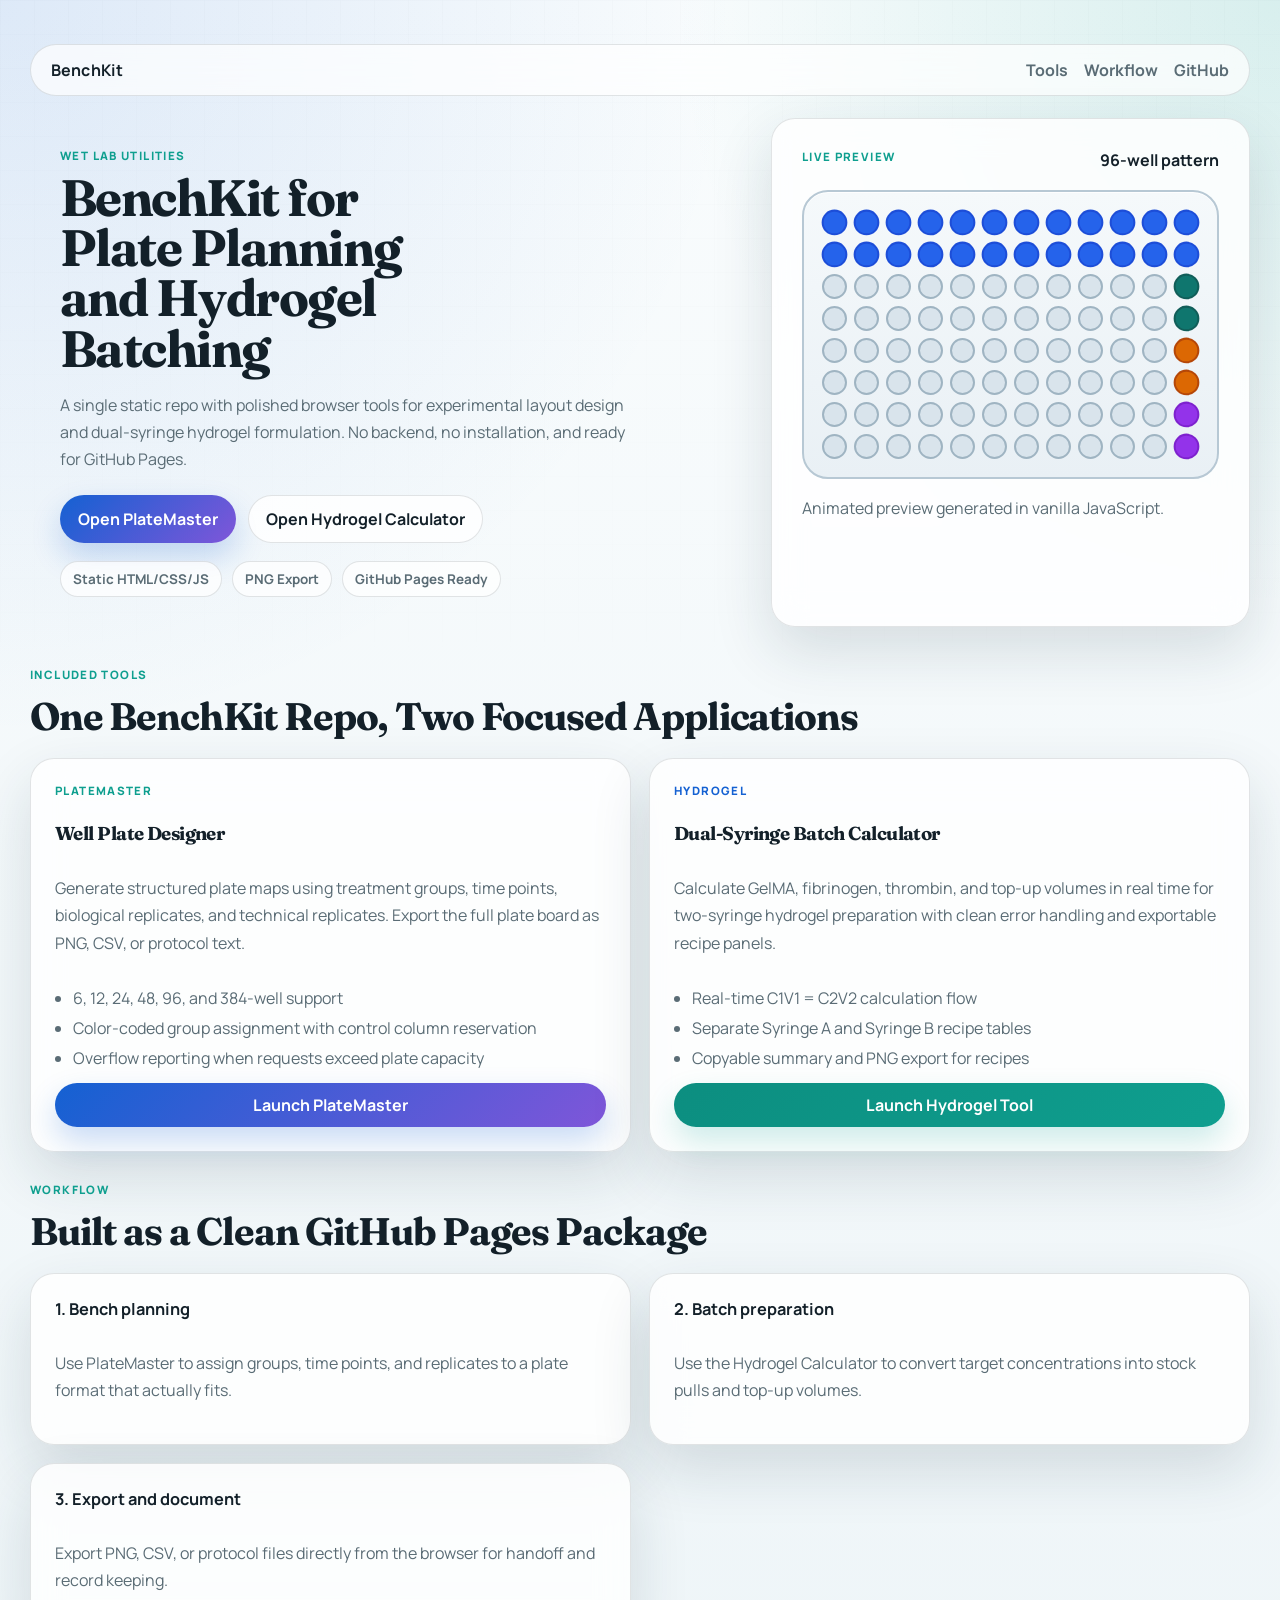
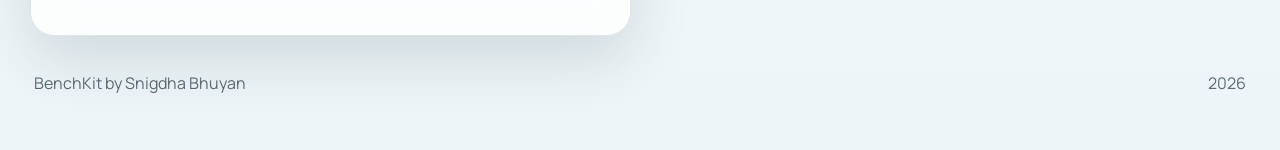
<file: index.html>
<!DOCTYPE html>
<html lang="en">
<head>
  <meta charset="UTF-8">
  <meta name="viewport" content="width=device-width, initial-scale=1.0">
  <title>BenchKit | PlateMaster and Hydrogel Calculator</title>
  <meta
    name="description"
    content="BenchKit is a GitHub Pages-ready lab toolkit with a well plate designer and a dual-syringe hydrogel calculator."
  >
  <link rel="preconnect" href="https://fonts.googleapis.com">
  <link rel="preconnect" href="https://fonts.gstatic.com" crossorigin>
  <link
    href="https://fonts.googleapis.com/css2?family=Fraunces:wght@600;700&family=Manrope:wght@400;500;600;700;800&display=swap"
    rel="stylesheet"
  >
  <link rel="stylesheet" href="css/style.css">
</head>
<body>
  <div class="site-shell">
    <header class="hero">
      <nav class="topbar">
        <a class="brand" href="./">BenchKit</a>
        <div class="topbar__links">
          <a href="#tools">Tools</a>
          <a href="#workflow">Workflow</a>
          <a href="https://github.com/SnigdhaBhuyan/WellPlatesExperiments" target="_blank" rel="noopener">GitHub</a>
        </div>
      </nav>

      <div class="hero__content">
        <div class="hero__copy" data-reveal>
          <p class="eyebrow">Wet Lab Utilities</p>
          <h1>BenchKit for Plate Planning and Hydrogel Batching</h1>
          <p class="hero__lede">
            A single static repo with polished browser tools for experimental layout design and
            dual-syringe hydrogel formulation. No backend, no installation, and ready for GitHub Pages.
          </p>
          <div class="hero__actions">
            <a class="button button--primary" href="platemaster/">Open PlateMaster</a>
            <a class="button button--secondary" href="hydrogel/">Open Hydrogel Calculator</a>
          </div>
          <div class="hero__badges">
            <span>Static HTML/CSS/JS</span>
            <span>PNG Export</span>
            <span>GitHub Pages Ready</span>
          </div>
        </div>

        <div class="hero__preview card" data-reveal>
          <div class="preview__meta">
            <span>Live Preview</span>
            <strong>96-well pattern</strong>
          </div>
          <div class="preview__plate" id="heroPlate" aria-hidden="true"></div>
          <p class="preview__caption">Animated preview generated in vanilla JavaScript.</p>
        </div>
      </div>
    </header>

    <main>
      <section class="section" id="tools">
        <div class="section__head" data-reveal>
          <p class="eyebrow">Included Tools</p>
          <h2>One BenchKit Repo, Two Focused Applications</h2>
        </div>

        <div class="tool-grid">
          <article class="tool-card card" data-reveal>
            <span class="tool-card__kicker">PlateMaster</span>
            <h3>Well Plate Designer</h3>
            <p>
              Generate structured plate maps using treatment groups, time points, biological replicates,
              and technical replicates. Export the full plate board as PNG, CSV, or protocol text.
            </p>
            <ul>
              <li>6, 12, 24, 48, 96, and 384-well support</li>
              <li>Color-coded group assignment with control column reservation</li>
              <li>Overflow reporting when requests exceed plate capacity</li>
            </ul>
            <a class="button button--primary button--small" href="platemaster/">Launch PlateMaster</a>
          </article>

          <article class="tool-card card" data-reveal>
            <span class="tool-card__kicker tool-card__kicker--teal">Hydrogel</span>
            <h3>Dual-Syringe Batch Calculator</h3>
            <p>
              Calculate GelMA, fibrinogen, thrombin, and top-up volumes in real time for two-syringe
              hydrogel preparation with clean error handling and exportable recipe panels.
            </p>
            <ul>
              <li>Real-time C1V1 = C2V2 calculation flow</li>
              <li>Separate Syringe A and Syringe B recipe tables</li>
              <li>Copyable summary and PNG export for recipes</li>
            </ul>
            <a class="button button--teal button--small" href="hydrogel/">Launch Hydrogel Tool</a>
          </article>
        </div>
      </section>

      <section class="section section--alt" id="workflow">
        <div class="section__head" data-reveal>
          <p class="eyebrow">Workflow</p>
          <h2>Built as a Clean GitHub Pages Package</h2>
        </div>

        <div class="workflow-grid">
          <article class="workflow-card card" data-reveal>
            <strong>1. Bench planning</strong>
            <p>Use PlateMaster to assign groups, time points, and replicates to a plate format that actually fits.</p>
          </article>
          <article class="workflow-card card" data-reveal>
            <strong>2. Batch preparation</strong>
            <p>Use the Hydrogel Calculator to convert target concentrations into stock pulls and top-up volumes.</p>
          </article>
          <article class="workflow-card card" data-reveal>
            <strong>3. Export and document</strong>
            <p>Export PNG, CSV, or protocol files directly from the browser for handoff and record keeping.</p>
          </article>
        </div>
      </section>
    </main>

    <footer class="footer">
      <p>BenchKit by Snigdha Bhuyan</p>
      <p id="footerYear">2026</p>
    </footer>
  </div>

  <script src="js/main.js" defer></script>
</body>
</html>
</file>
<file: css/style.css>
:root {
  --bg: #eef5f8;
  --panel: rgba(255, 255, 255, 0.82);
  --ink: #132029;
  --ink-soft: #5a6c75;
  --line: rgba(19, 32, 41, 0.12);
  --blue: #1461d2;
  --teal: #0f9f8f;
  --plum: #7f56d9;
  --shadow: 0 24px 60px rgba(22, 52, 67, 0.14);
  --radius-xl: 30px;
  --radius-lg: 24px;
}

*,
*::before,
*::after {
  box-sizing: border-box;
}

html {
  scroll-behavior: smooth;
}

body {
  margin: 0;
  color: var(--ink);
  font-family: "Manrope", "Segoe UI", sans-serif;
  background:
    radial-gradient(circle at top left, rgba(20, 97, 210, 0.12), transparent 34%),
    radial-gradient(circle at top right, rgba(15, 159, 143, 0.14), transparent 28%),
    linear-gradient(180deg, #f9fcfd 0%, var(--bg) 100%);
}

body::before {
  content: "";
  position: fixed;
  inset: 0;
  pointer-events: none;
  background-image:
    linear-gradient(rgba(19, 32, 41, 0.03) 1px, transparent 1px),
    linear-gradient(90deg, rgba(19, 32, 41, 0.03) 1px, transparent 1px);
  background-size: 34px 34px;
  mask-image: linear-gradient(180deg, rgba(0, 0, 0, 0.32), transparent 88%);
}

a {
  color: inherit;
  text-decoration: none;
}

.site-shell {
  width: min(1220px, calc(100% - 32px));
  margin: 0 auto;
  padding: 24px 0 40px;
}

.card {
  border: 1px solid var(--line);
  border-radius: var(--radius-lg);
  background: var(--panel);
  backdrop-filter: blur(16px);
  box-shadow: var(--shadow);
}

.hero {
  padding: 20px 0 10px;
}

.topbar {
  display: flex;
  justify-content: space-between;
  align-items: center;
  gap: 16px;
  padding: 14px 20px;
  border: 1px solid var(--line);
  border-radius: 999px;
  background: rgba(255, 255, 255, 0.7);
  backdrop-filter: blur(14px);
}

.brand,
.topbar__links a,
.button {
  font-weight: 700;
}

.brand {
  letter-spacing: 0.02em;
}

.topbar__links {
  display: flex;
  flex-wrap: wrap;
  gap: 16px;
  color: var(--ink-soft);
}

.hero__content {
  display: grid;
  grid-template-columns: minmax(0, 1.2fr) minmax(280px, 0.8fr);
  gap: 22px;
  margin-top: 22px;
}

.hero__copy,
.hero__preview {
  padding: 30px;
}

.eyebrow,
.tool-card__kicker,
.preview__meta span {
  margin: 0 0 10px;
  text-transform: uppercase;
  letter-spacing: 0.12em;
  font-size: 0.72rem;
  font-weight: 800;
  color: var(--teal);
}

h1,
h2,
h3 {
  margin: 0;
  font-family: "Fraunces", Georgia, serif;
  letter-spacing: -0.03em;
}

h1 {
  font-size: clamp(2.4rem, 4vw, 4.2rem);
  line-height: 0.98;
  max-width: 11ch;
}

.hero__lede,
.tool-card p,
.workflow-card p,
.preview__caption {
  color: var(--ink-soft);
  line-height: 1.7;
}

.hero__lede {
  max-width: 58ch;
  margin: 18px 0 0;
}

.hero__actions,
.hero__badges {
  display: flex;
  flex-wrap: wrap;
}

.hero__actions {
  gap: 12px;
  margin-top: 22px;
}

.hero__badges {
  gap: 10px;
  margin-top: 18px;
}

.hero__badges span {
  padding: 8px 12px;
  border-radius: 999px;
  border: 1px solid var(--line);
  background: rgba(255, 255, 255, 0.72);
  color: var(--ink-soft);
  font-size: 0.84rem;
  font-weight: 700;
}

.button {
  display: inline-flex;
  align-items: center;
  justify-content: center;
  gap: 8px;
  padding: 13px 18px;
  border-radius: 999px;
  transition: transform 0.18s ease, box-shadow 0.18s ease;
}

.button:hover {
  transform: translateY(-1px);
}

.button--primary {
  background: linear-gradient(135deg, var(--blue), var(--plum));
  color: #fff;
  box-shadow: 0 14px 30px rgba(20, 97, 210, 0.22);
}

.button--secondary {
  background: rgba(255, 255, 255, 0.82);
  box-shadow: inset 0 0 0 1px var(--line);
}

.button--teal {
  background: linear-gradient(135deg, #0c8e80, var(--teal));
  color: #fff;
  box-shadow: 0 14px 30px rgba(15, 159, 143, 0.2);
}

.button--small {
  padding: 11px 16px;
  margin-top: auto;
}

.preview__meta {
  display: flex;
  justify-content: space-between;
  gap: 12px;
  margin-bottom: 16px;
}

.preview__plate {
  display: grid;
  grid-template-columns: repeat(12, 1fr);
  gap: 7px;
  padding: 18px;
  border-radius: 26px;
  background: linear-gradient(180deg, #f5f9fb, #e9f0f5);
  border: 2px solid #b7c8d4;
  box-shadow: inset 0 1px 0 rgba(255, 255, 255, 0.9);
}

.preview__well {
  aspect-ratio: 1;
  border-radius: 50%;
  background: #d9e4ec;
  border: 2px solid #9fb4c2;
  transition: transform 0.24s ease, background-color 0.24s ease, border-color 0.24s ease;
}

.preview__well.is-active {
  background: var(--preview-fill, #2563eb);
  border-color: var(--preview-border, #1d4ed8);
  transform: scale(1.03);
}

.section {
  padding: 30px 0 0;
}

.section__head {
  margin-bottom: 18px;
}

h2 {
  font-size: clamp(1.7rem, 3vw, 2.6rem);
}

.tool-grid,
.workflow-grid {
  display: grid;
  grid-template-columns: repeat(2, minmax(0, 1fr));
  gap: 18px;
}

.tool-card,
.workflow-card {
  display: flex;
  flex-direction: column;
  gap: 14px;
  padding: 24px;
}

.tool-card__kicker--teal {
  color: var(--blue);
}

.tool-card ul {
  display: grid;
  gap: 8px;
  padding-left: 18px;
  margin: 0;
}

.tool-card li {
  color: var(--ink-soft);
}

.workflow-card strong {
  font-size: 1.02rem;
}

.footer {
  display: flex;
  justify-content: space-between;
  gap: 16px;
  padding: 20px 4px 0;
  color: var(--ink-soft);
}

[data-reveal] {
  opacity: 0;
  transform: translateY(20px);
  transition: opacity 0.5s ease, transform 0.5s ease;
}

[data-reveal].is-visible {
  opacity: 1;
  transform: translateY(0);
}

@media (max-width: 860px) {
  .hero__content,
  .tool-grid,
  .workflow-grid {
    grid-template-columns: 1fr;
  }

  .topbar,
  .topbar__links,
  .footer {
    flex-direction: column;
    align-items: flex-start;
  }

  .hero__copy,
  .hero__preview,
  .tool-card,
  .workflow-card {
    padding: 22px;
  }

  .site-shell {
    width: min(100% - 20px, 1220px);
  }
}
</file>
